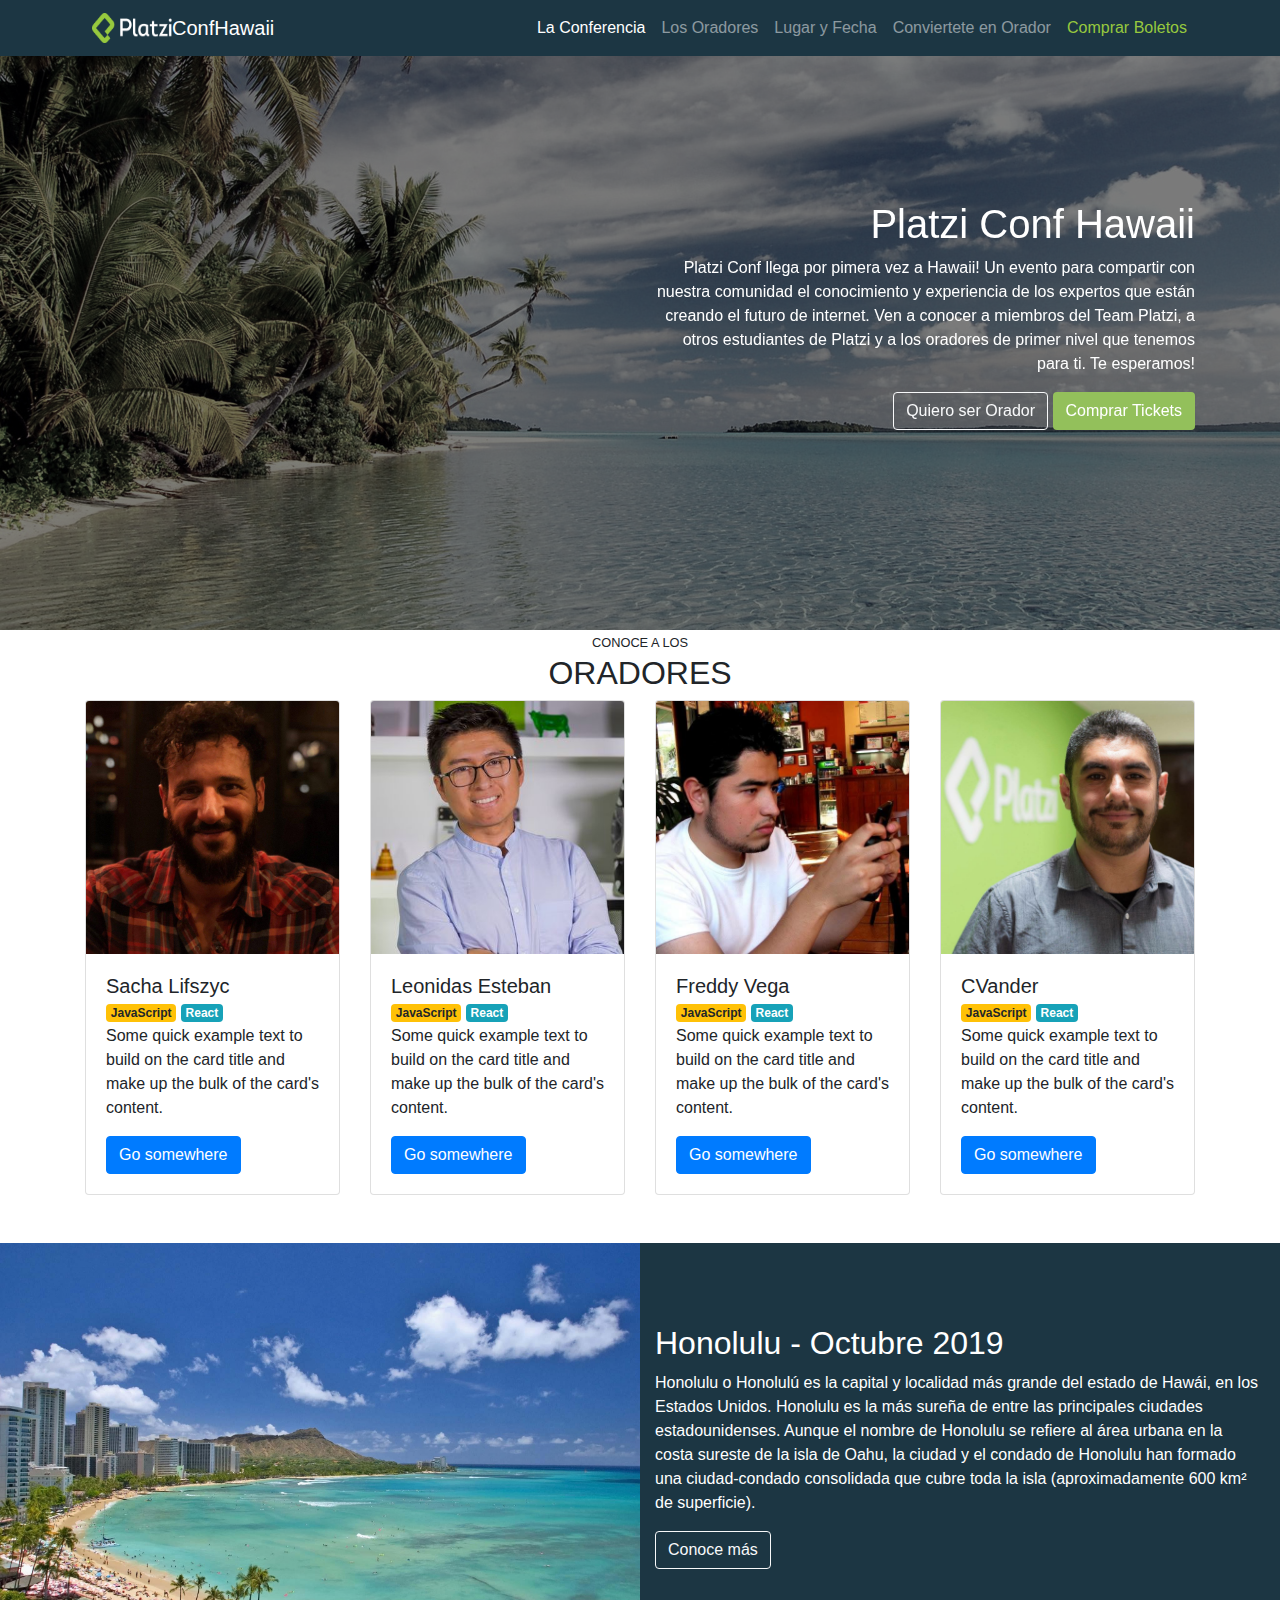
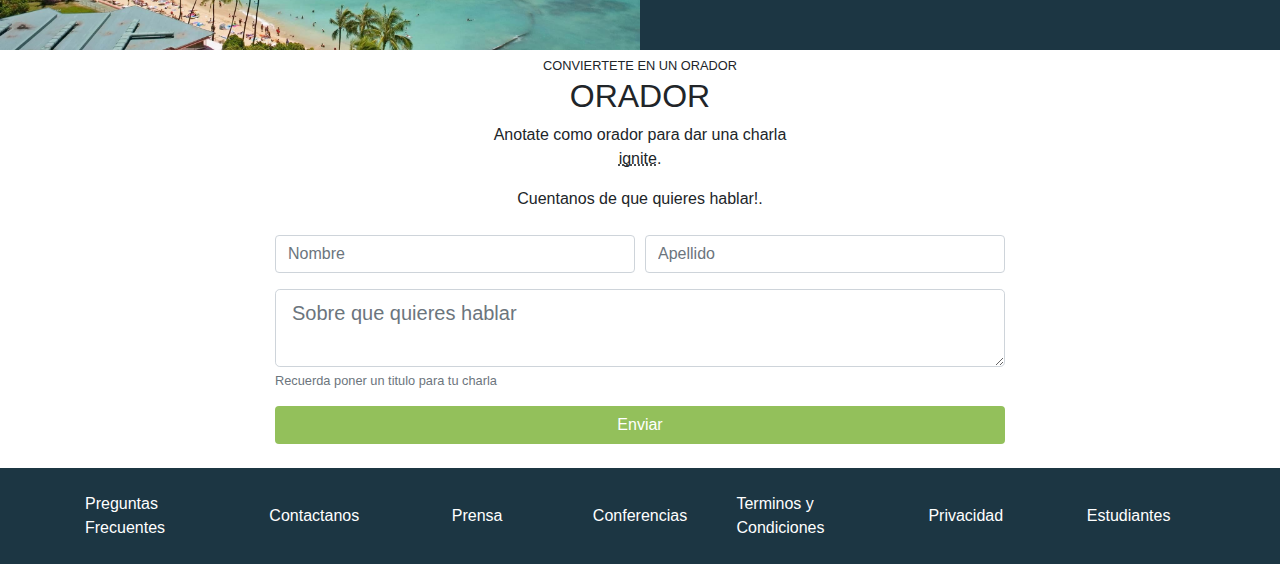
<file: index.html>
<!doctype html>
<html lang="en">

<head>
  <!-- Required meta tags -->
  <meta charset="utf-8">
  <meta name="viewport" content="width=device-width, initial-scale=1, shrink-to-fit=no">

  <!-- Bootstrap CSS -->
  <link rel="stylesheet" href="https://stackpath.bootstrapcdn.com/bootstrap/4.3.1/css/bootstrap.min.css"
    integrity="sha384-ggOyR0iXCbMQv3Xipma34MD+dH/1fQ784/j6cY/iJTQUOhcWr7x9JvoRxT2MZw1T" crossorigin="anonymous">
  <link rel="stylesheet" href="styles.css">

  <title>Platzi Conf</title>
</head>

<body data-spy="scroll" data-target="#navbar" data-offset="57">
  <!-- HEADER -->
  <header id="header">
    <nav class="navbar navbar-expand-lg navbar-dark bg-#1c3643 fixed-top">
      <div class="container">
        <a class="navbar-brand" href="#">
          <img src="assets/images/platzi-logo.png" alt="PlatziLogo">
          ConfHawaii
        </a>
        <button class="navbar-toggler" type="button" data-toggle="collapse" data-target="#navbar"
          aria-controls="navbarSupportedContent" aria-expanded="false" aria-label="Toggle navigation">
          <span class="navbar-toggler-icon"></span>
        </button>

        <div class="collapse navbar-collapse" id="navbar">
          <ul class="navbar-nav ml-auto">
            <li class="nav-item nav-res">
              <a class="nav-link" href="#main">La Conferencia</a>
            </li>
            <li class="nav-item nav-res">
              <a class="nav-link" href="#speakers">Los Oradores</a>
            </li>
            <li class="nav-item nav-res">
              <a class="nav-link" href="#place-time">Lugar y Fecha</a>
            </li>
            <li class="nav-item nav-res">
              <a class="nav-link" href="#conviertete-orador">Conviertete en Orador</a>
            </li>
            <li class="nav-item nav-res">
              <a class="nav-link text-platzi" href="#" data-target="#modalCompra" data-toggle="modal">Comprar
                Boletos</a>
            </li>
          </ul>
        </div>
      </div>
    </nav>
  </header>
  <!-- HEADER -->

  <!-- MAIN -->
  <section id="main">
    <div id="carousel" class="carousel slide carousel-fade" data-ride="carousel" data-pause="false">
      <div class="carousel-inner">
        <div class="carousel-item active">
          <img class="d-block w-100" src="assets/images/hawaii.jpg" alt="Hawaii 1">
        </div>
        <div class="carousel-item">
          <img class="d-block w-100" src="assets/images/hawaii2.jpg" alt="Hawaii 2">
        </div>
        <div class="carousel-item">
          <img class="d-block w-100" src="assets/images/hawaii3.jpeg" alt="Hawaii 3">
        </div>
        <div class="overlay">
          <div class="container">
            <div class="row align-items-center">
              <div class="col-md-6 offset-md-6 text-center text-md-right">
                <h1>Platzi Conf Hawaii</h1>
                <p class="d-none d-md-block">
                  Platzi Conf llega por pimera vez a Hawaii! Un evento para
                  compartir con nuestra comunidad el conocimiento y experiencia
                  de los expertos que están creando el futuro de internet.
                  Ven a conocer a miembros del Team Platzi, a otros
                  estudiantes de Platzi y a los oradores de primer nivel
                  que tenemos para ti. Te esperamos!
                </p>
                <a href="#" class="btn btn-outline-light">Quiero ser Orador</a>
                <button type="button" class="btn btn-platzi" data-toggle="modal" data-target="#modalCompra">Comprar
                  Tickets</button>
              </div>
            </div>
          </div>
        </div>
      </div>
    </div>
  </section>
  <!-- MAIN -->

  <!-- SPEAKERS -->
  <section id="speakers">
    <div class="container">
      <div class="row">
        <div class="col text-center text-uppercase">
          <small>Conoce a los </small>
          <h2>Oradores</h2>
        </div>
      </div>
      <div class="row">
        <div class=" col-12 col-md-6 col-lg-3 mb-5">
          <div class="card">
            <img class="card-img-top" src="assets/speakers/sacha.jpg" alt="Card image cap">
            <div class="card-body">
              <h5 class="card-title">Sacha Lifszyc</h5>
              <div class="badges">
                <span class="badge badge-warning">JavaScript</span>
                <span class="badge badge-info">React</span>
              </div>
              <p class="card-text">Some quick example text to build on the card title and make up the bulk of the card's
                content.</p>
              <a href="#" class="btn btn-primary">Go somewhere</a>
            </div>
          </div>
        </div>
        <div class="col-12 col-md-6 col-lg-3 mb-5">
          <div class="card">
            <img class="card-img-top" src="assets/speakers/leonidas2.jpeg" alt="Card image cap">
            <div class="card-body">
              <h5 class="card-title">Leonidas Esteban</h5>
              <div class="badges">
                <span class="badge badge-warning">JavaScript</span>
                <span class="badge badge-info">React</span>
              </div>
              <p class="card-text">Some quick example text to build on the card title and make up the bulk of the card's
                content.</p>
              <a href="#" class="btn btn-primary">Go somewhere</a>
            </div>
          </div>
        </div>
        <div class="col-12 col-md-6 col-lg-3 mb-5">
          <div class="card">
            <img class="card-img-top" src="assets/speakers/freddy.jpeg" alt="Card image cap">
            <div class="card-body">
              <h5 class="card-title">Freddy Vega</h5>
              <div class="badges">
                <span class="badge badge-warning">JavaScript</span>
                <span class="badge badge-info">React</span>
              </div>
              <p class="card-text">Some quick example text to build on the card title and make up the bulk of the card's
                content.</p>
              <a href="#" class="btn btn-primary">Go somewhere</a>
            </div>
          </div>
        </div>
        <div class="col-12 col-md-6 col-lg-3 mb-5">
          <div class="card">
            <img class="card-img-top" src="assets/speakers/cvander.jpeg" alt="Card image cap">
            <div class="card-body">
              <h5 class="card-title">CVander</h5>
              <div class="badges">
                <span class="badge badge-warning">JavaScript</span>
                <span class="badge badge-info">React</span>
              </div>
              <p class="card-text">Some quick example text to build on the card title and make up the bulk of the card's
                content.</p>
              <a href="#" class="btn btn-primary">Go somewhere</a>
            </div>
          </div>
        </div>
      </div>
    </div>
  </section>
  <!-- SPEAKERS -->

  <!-- LUGAR Y FECHA -->
  <section id="place-time">
    <div class="container-fluid">
      <div class="row row-time">
        <div class="col-12 col-lg-6 pl-0 pr-0">
          <img src="assets/images/honolulu.jpg" alt="">
        </div>
        <div class="col-12 col-lg-6 col-time">
          <h2>Honolulu - Octubre 2019</h2>
          <p>Honolulu o Honolulú​ es la capital y localidad más grande del estado de Hawái, en los Estados Unidos.
            Honolulu es la más sureña de entre las principales ciudades estadounidenses. Aunque el nombre de Honolulu se
            refiere al área urbana en la costa sureste de la isla de Oahu, la ciudad y el condado de Honolulu han
            formado una ciudad-condado consolidada que cubre toda la isla (aproximadamente 600 km² de superficie).</p>
          <a href="" class="btn btn-outline-light"> Conoce más</a>
        </div>
      </div>
    </div>
  </section>
  <!-- LUGAR Y FECHA -->

  <!-- CONVIERTETE EN ORADOR -->
  <section id="conviertete-orador">
    <div class="container">
      <div class="row">
        <div class="col text-uppercase text-center">
          <small>Conviertete en un orador</small>
          <h2>Orador</h2>
        </div>
      </div>
      <div class="row">
        <div class="col text-center">
          Anotate como orador para dar una charla <p><abbr data-toggle="tooltip"
              title="Charlas de 5 minutos">ignite</abbr>.</p>
          Cuentanos de que quieres hablar!.
        </div>
      </div>
      <div class="row">
        <div class="col col-md-10 offset-md-1 col-lg-8 offset-lg-2 pt-4 pb-4">
          <form>
            <div class="form-row">
              <div class="form-group col-12 col-md-6">
                <input type="text" class="form-control" placeholder="Nombre">
              </div>
              <div class="form-group col-12 col-md-6">
                <input type="text" class="form-control" placeholder="Apellido">
              </div>
            </div>
            <div class="form-row">
              <div class="form-group col">
                <textarea name="text" class="form-control form-control-lg"
                  placeholder="Sobre que quieres hablar"></textarea>
                <small class="form-text text-muted">
                  Recuerda poner un titulo para tu charla
                </small>
              </div>
            </div>
            <div class="form-row">
              <div class="col">
                <button type="button" class="btn btn-platzi btn-block">Enviar</button>
              </div>
            </div>
          </form>
        </div>
      </div>
    </div>
  </section>
  <!-- CONVIERTETE EN ORADOR -->

  <!-- FOOTER -->
  <footer id="footer" class="pb-4 pt-4">
    <div class="container">
      <div class="row">
        <div class="footer-opciones col-12 col-lg">
          <a href="#">Preguntas Frecuentes</a>
        </div>
        <div class="footer-opciones col-12 col-lg">
          <a href="#">Contactanos</a>
        </div>
        <div class="footer-opciones col-12 col-lg">
          <a href="#">Prensa</a>
        </div>
        <div class="footer-opciones col-12 col-lg">
          <a href="#">Conferencias</a>
        </div>
        <div class="footer-opciones col-12 col-lg">
          <a href="#">Terminos y Condiciones</a>
        </div>
        <div class="footer-opciones col-12 col-lg">
          <a href="#">Privacidad</a>
        </div>
        <div class="footer-opciones col-12 col-lg">
          <a href="#">Estudiantes</a>
        </div>
      </div>
    </div>
  </footer>
  <!-- FOOTER -->

  <!-- MODAL -->
  <div class="modal fade" id="modalCompra" tabindex="-1" role="dialog" aria-labelledby="exampleModalCenterTitle"
    aria-hidden="true">
    <div class="modal-dialog modal-dialog-centered" role="document">
      <div class="modal-content">
        <div class="modal-header">
          <h5 class="modal-title" id="exampleModalCenterTitle">Comprar Tickets</h5>
          <button type="button" class="close" data-dismiss="modal" aria-label="Close">
            <span aria-hidden="true">&times;</span>
          </button>
        </div>
        <div class="modal-body">
          <form action="">
            <div class="form-row">
              <div class="form-group col">
                <div class="input-group mb-3">
                  <div class="input-group-prepend">
                    <span class="input-group-text" id="basic-addon1">@</span>
                  </div>
                  <input type="text" class="form-control" placeholder="Username" aria-label="Username"
                    aria-describedby="basic-addon1">
                </div>
              </div>
            </div>
          </form>
          <div class="alert alert-warning" role="alert">
            Recibiras un correo de confirmacion si sales sorteado
          </div>
        </div>
        <div class="modal-footer">
          <button type="button" class="btn btn-secondary" data-dismiss="modal">Cancelar</button>
          <button type="button" class="btn btn-platzi">Comprar</button>
        </div>
      </div>
    </div>
  </div>
  <!-- MODAL -->

  <!-- Optional JavaScript -->
  <!-- jQuery first, then Popper.js, then Bootstrap JS -->
  <script src="https://code.jquery.com/jquery-3.3.1.slim.min.js"
    integrity="sha384-q8i/X+965DzO0rT7abK41JStQIAqVgRVzpbzo5smXKp4YfRvH+8abtTE1Pi6jizo"
    crossorigin="anonymous"></script>
  <script src="https://cdnjs.cloudflare.com/ajax/libs/popper.js/1.14.7/umd/popper.min.js"
    integrity="sha384-UO2eT0CpHqdSJQ6hJty5KVphtPhzWj9WO1clHTMGa3JDZwrnQq4sF86dIHNDz0W1"
    crossorigin="anonymous"></script>
  <script src="https://stackpath.bootstrapcdn.com/bootstrap/4.3.1/js/bootstrap.min.js"
    integrity="sha384-JjSmVgyd0p3pXB1rRibZUAYoIIy6OrQ6VrjIEaFf/nJGzIxFDsf4x0xIM+B07jRM"
    crossorigin="anonymous"></script>
  <script src="index.js"></script>
</body>

</html>
</file>
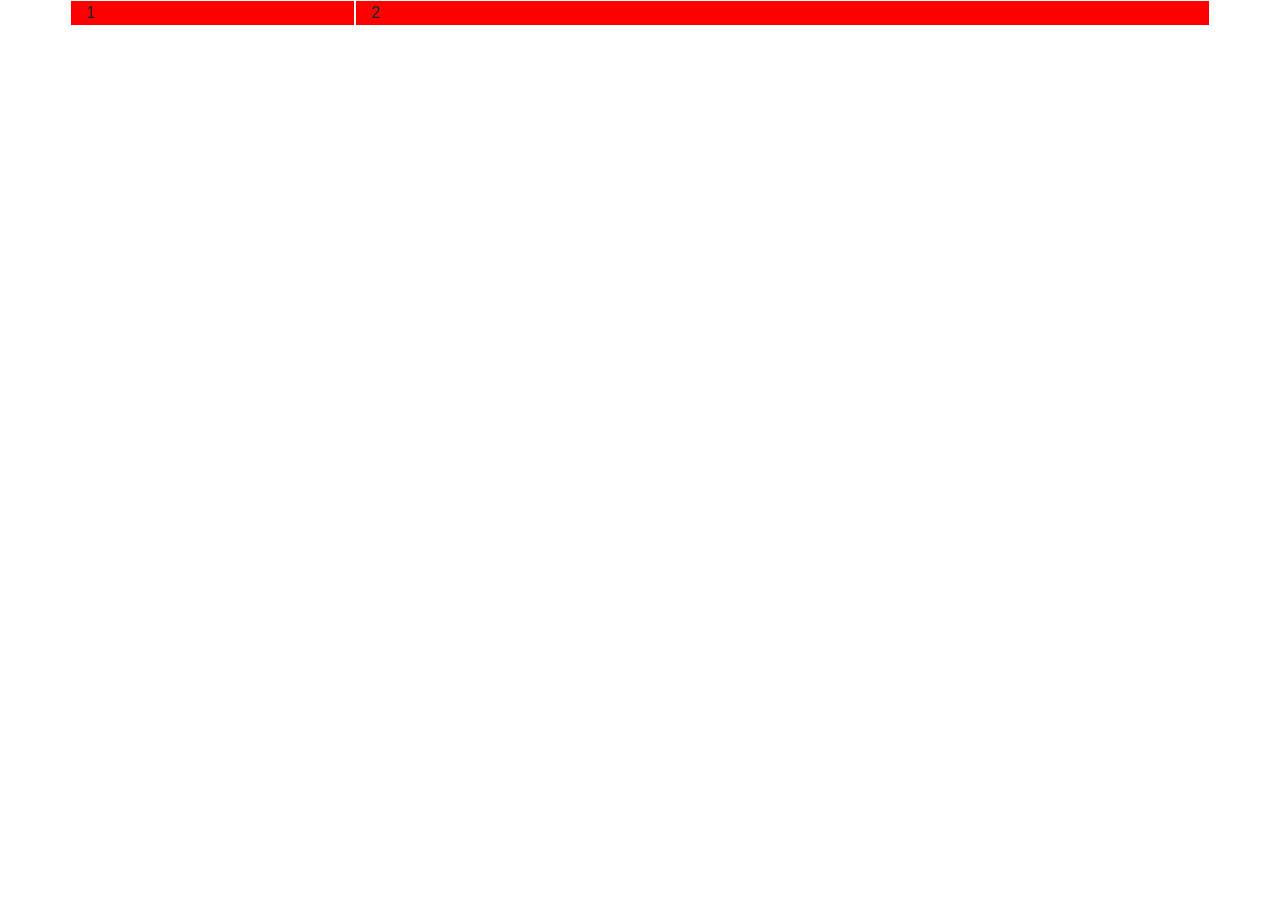
<file: grilla.html>
<!doctype html>
<html lang="en">

<head>
    <!-- Required meta tags -->
    <meta charset="utf-8">
    <meta name="viewport" content="width=device-width, initial-scale=1, shrink-to-fit=no">

    <!-- Bootstrap CSS -->
    <link rel="stylesheet" href="https://stackpath.bootstrapcdn.com/bootstrap/4.3.1/css/bootstrap.min.css"
        integrity="sha384-ggOyR0iXCbMQv3Xipma34MD+dH/1fQ784/j6cY/iJTQUOhcWr7x9JvoRxT2MZw1T" crossorigin="anonymous">

    <style>
        .col {
            border: 1px solid snow;
        }
    </style>

    <title>Hello, world!</title>
</head>

<body>
    <div class="container" style="background: red;">
        <div class="row">
            <div class="col-12 col-lg-3 col">
                1
            </div>
            <div class="col-10 col-lg-9 col">
                2
            </div>
            <!-- <div class="col-2 col">
                3
            </div>
            <div class="col-8 col">
                4
            </div> -->
        </div>
        <!-- <div class="row">
            <div class="col-sm">
                1
            </div>
            <div class="col-sm">
                2
            </div>
            <div class="col-sm">
                3
            </div>
            <div class="col-sm">
                4
            </div>
        </div> -->
    </div>







    <!-- Optional JavaScript -->
    <!-- jQuery first, then Popper.js, then Bootstrap JS -->
    <script src="https://code.jquery.com/jquery-3.3.1.slim.min.js"
        integrity="sha384-q8i/X+965DzO0rT7abK41JStQIAqVgRVzpbzo5smXKp4YfRvH+8abtTE1Pi6jizo"
        crossorigin="anonymous"></script>
    <script src="https://cdnjs.cloudflare.com/ajax/libs/popper.js/1.14.7/umd/popper.min.js"
        integrity="sha384-UO2eT0CpHqdSJQ6hJty5KVphtPhzWj9WO1clHTMGa3JDZwrnQq4sF86dIHNDz0W1"
        crossorigin="anonymous"></script>
    <script src="https://stackpath.bootstrapcdn.com/bootstrap/4.3.1/js/bootstrap.min.js"
        integrity="sha384-JjSmVgyd0p3pXB1rRibZUAYoIIy6OrQ6VrjIEaFf/nJGzIxFDsf4x0xIM+B07jRM"
        crossorigin="anonymous"></script>
</body>

</html>
</file>
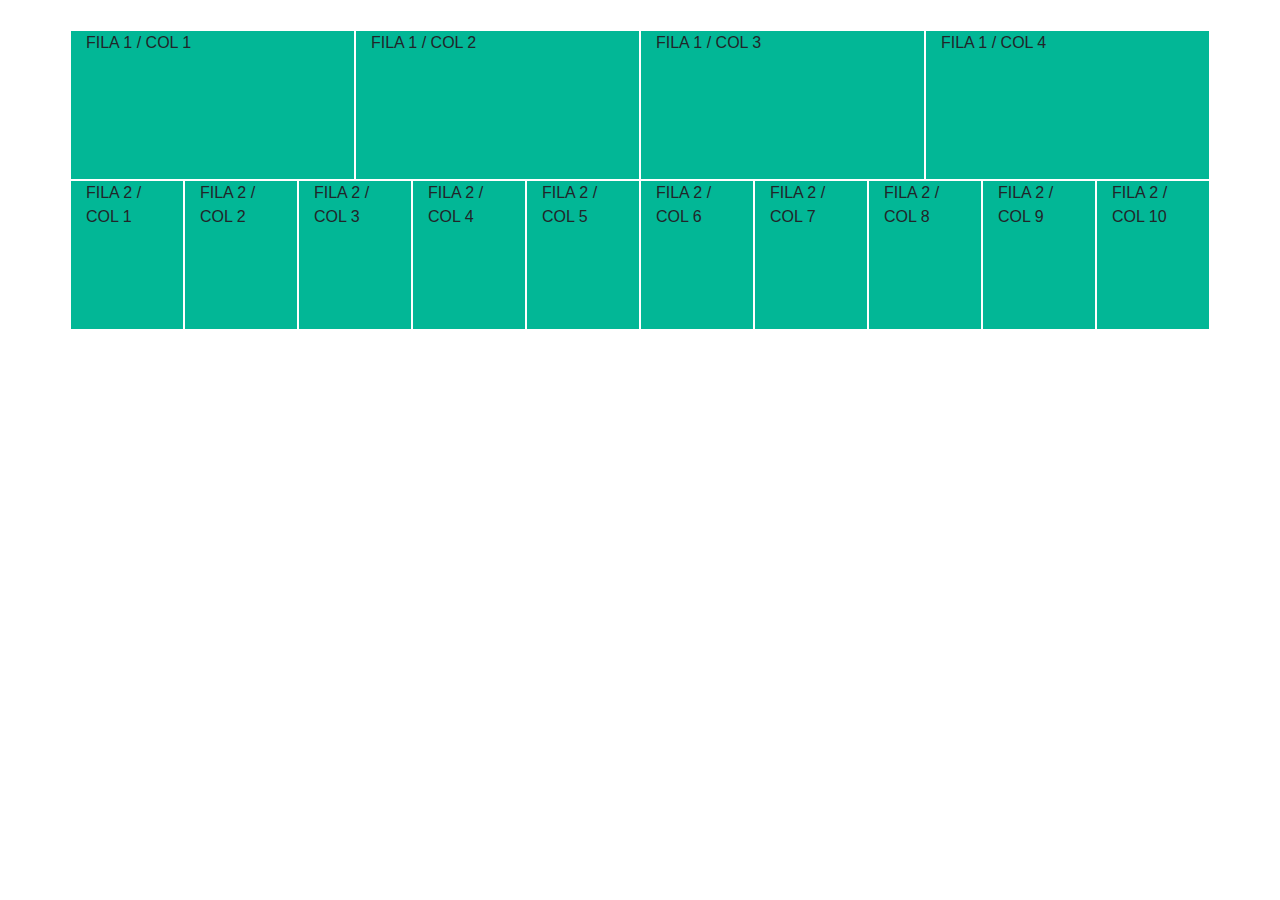
<file: reto-grilla.html>
<!doctype html>
<html lang="en">

<head>

    <!-- Required meta tags -->
    <meta charset="utf-8">
    <meta name="viewport" content="width=device-width, initial-scale=1, shrink-to-fit=no">

    <!-- Bootstrap CSS -->
    <link rel="stylesheet" href="https://stackpath.bootstrapcdn.com/bootstrap/4.3.1/css/bootstrap.min.css"
        integrity="sha384-ggOyR0iXCbMQv3Xipma34MD+dH/1fQ784/j6cY/iJTQUOhcWr7x9JvoRxT2MZw1T" crossorigin="anonymous">

    <style>
        body {
            padding: 30px;
        }

        .col {
            background-color: #02b796;
            border: solid white 1px;
            height: 150px;
        }
    </style>

    <title>Title</title>
</head>

<body>

    <!-- ********************* RETO 1 *********************-->
    <!-- <div class="container">
        <div class="row">
            <div class="col-4 col">
                A
            </div>
            <div class="col-4 col">
                A
            </div>
            <div class="col-4 col">
                A
            </div>
        </div>
        <div class="row">
            <div class="col">
                A
            </div>
            <div class="col">
                A
            </div>
            <div class="col">
                A
            </div>
            <div class="col">
                A
            </div>
            <div class="col">
                A
            </div>
            <div class="col">
                A
            </div>
            <div class="col">
                A
            </div>
            <div class="col">
                A
            </div>
            <div class="col">
                A
            </div>
            <div class="col">
                A
            </div>
        </div>
        <div class="row">
            <div class="col-6 col">
                A
            </div>
            <div class="col-6 col">
                A
            </div>
        </div>
        <div class="row">
            <div class="col">
                A
            </div>
            <div class="col">
                A
            </div>
            <div class="col">
                A
            </div>
            <div class="col">
                A
            </div>
            <div class="col">
                A
            </div>
        </div>
        <div class="row">
            <div class="col-12 col">
                A
            </div>
        </div>
    </div> -->
    <!-- ********************* FIN RETO 1 *********************-->

    <!-- ********************* RETO 2 *********************-->
    <div class="container">
        <div class="row">
            <div class="col-6 col col-md">
                FILA 1 / COL 1
            </div>
            <div class="col-6 col col-md">
                FILA 1 / COL 2
            </div>
            <div class="col-6 col col-md">
                FILA 1 / COL 3
            </div>
            <div class="col-6 col col-md">
                FILA 1 / COL 4
            </div>
        </div>
        <div class="row">
            <div class="col col-12 col-md-6 col-lg">
                FILA 2 / COL 1
            </div>
            <div class="col col-12 col-md-6 col-lg">
                FILA 2 / COL 2
            </div>
            <div class="col col-12 col-md-6 col-lg">
                FILA 2 / COL 3
            </div>
            <div class="col col-12 col-md-6 col-lg">
                FILA 2 / COL 4
            </div>
            <div class="col col-12 col-md-6 col-lg">
                FILA 2 / COL 5
            </div>
            <div class="col col-12 col-md-6 col-lg">
                FILA 2 / COL 6
            </div>
            <div class="col col-12 col-md-6 col-lg">
                FILA 2 / COL 7
            </div>
            <div class="col col-12 col-md-6 col-lg">
                FILA 2 / COL 8
            </div>
            <div class="col col-12 col-md-6 col-lg">
                FILA 2 / COL 9
            </div>
            <div class="col col-12 col-md-6 col-lg">
                FILA 2 / COL 10
            </div>
        </div>
    </div>
    <!-- ********************* FIN RETO 1 *********************-->










    <!-- Optional JavaScript -->
    <!-- jQuery first, then Popper.js, then Bootstrap JS -->
    <script src="https://code.jquery.com/jquery-3.3.1.slim.min.js"
        integrity="sha384-q8i/X+965DzO0rT7abK41JStQIAqVgRVzpbzo5smXKp4YfRvH+8abtTE1Pi6jizo"
        crossorigin="anonymous"></script>
    <script src="https://cdnjs.cloudflare.com/ajax/libs/popper.js/1.14.7/umd/popper.min.js"
        integrity="sha384-UO2eT0CpHqdSJQ6hJty5KVphtPhzWj9WO1clHTMGa3JDZwrnQq4sF86dIHNDz0W1"
        crossorigin="anonymous"></script>
    <script src="https://stackpath.bootstrapcdn.com/bootstrap/4.3.1/js/bootstrap.min.js"
        integrity="sha384-JjSmVgyd0p3pXB1rRibZUAYoIIy6OrQ6VrjIEaFf/nJGzIxFDsf4x0xIM+B07jRM"
        crossorigin="anonymous"></script>
</body>

</html>
</file>
<file: styles.css>
/*------------------------HEADER------------------------*/
#header img {
    width: 80px;
}

nav {
    background-color: #1c3643;
}

.navbar-brand {
    margin: 0;
    justify-content: space-between;
    display: flex;
    color: white;
    padding: 5px 7px;
}

.nav-res {
    display: flex;
    justify-content: center;
}

.text-platzi {
    color: #97C93E !important;
}
/*------------------------HEADER------------------------*/

/*------------------------MAIN------------------------*/
#main .carousel-inner img {
    max-height: 70vh;
    object-fit: cover;
    filter: grayscale(70%);
}

#carousel {
    position: relative;
}

#carousel .overlay {
    position: absolute;
    top: 0;
    bottom: 0;
    left: 0;
    right: 0;
    background-color: rgba(0, 0, 0, 0.5);
    color: white;
    z-index: 1;
}

.overlay {
    display: flex;
    align-items: center;
}

.btn-platzi {
    background-color: #93c05b;
    color: white;
}
/*------------------------MAIN------------------------*/

/*------------------------SPEAKERS------------------------*/
.card-title {
    margin-bottom: 2px;
}
/*------------------------SPEAKERS------------------------*/

/*------------------------LUGAR Y FECHA------------------------*/
#place-time {
    background-color: #1c3643;
    color: white;
}

#place-time img {
    max-width: 100%;
}

.row-time {
    display: flex;
    align-items: center;
    border-bottom: solid;
}

.col-time {
    padding-top: 10px;
    padding-bottom: 10px;
}
/*------------------------LUGAR Y FECHA------------------------*/

/*------------------------FOOTER------------------------*/
.footer-opciones {
    display: flex;
    justify-content: center;
    align-items: center;
}

#footer {
    background-color: #1c3643;
}

#footer a {
    color: white;
}
/*------------------------FOOTER------------------------*/
</file>
